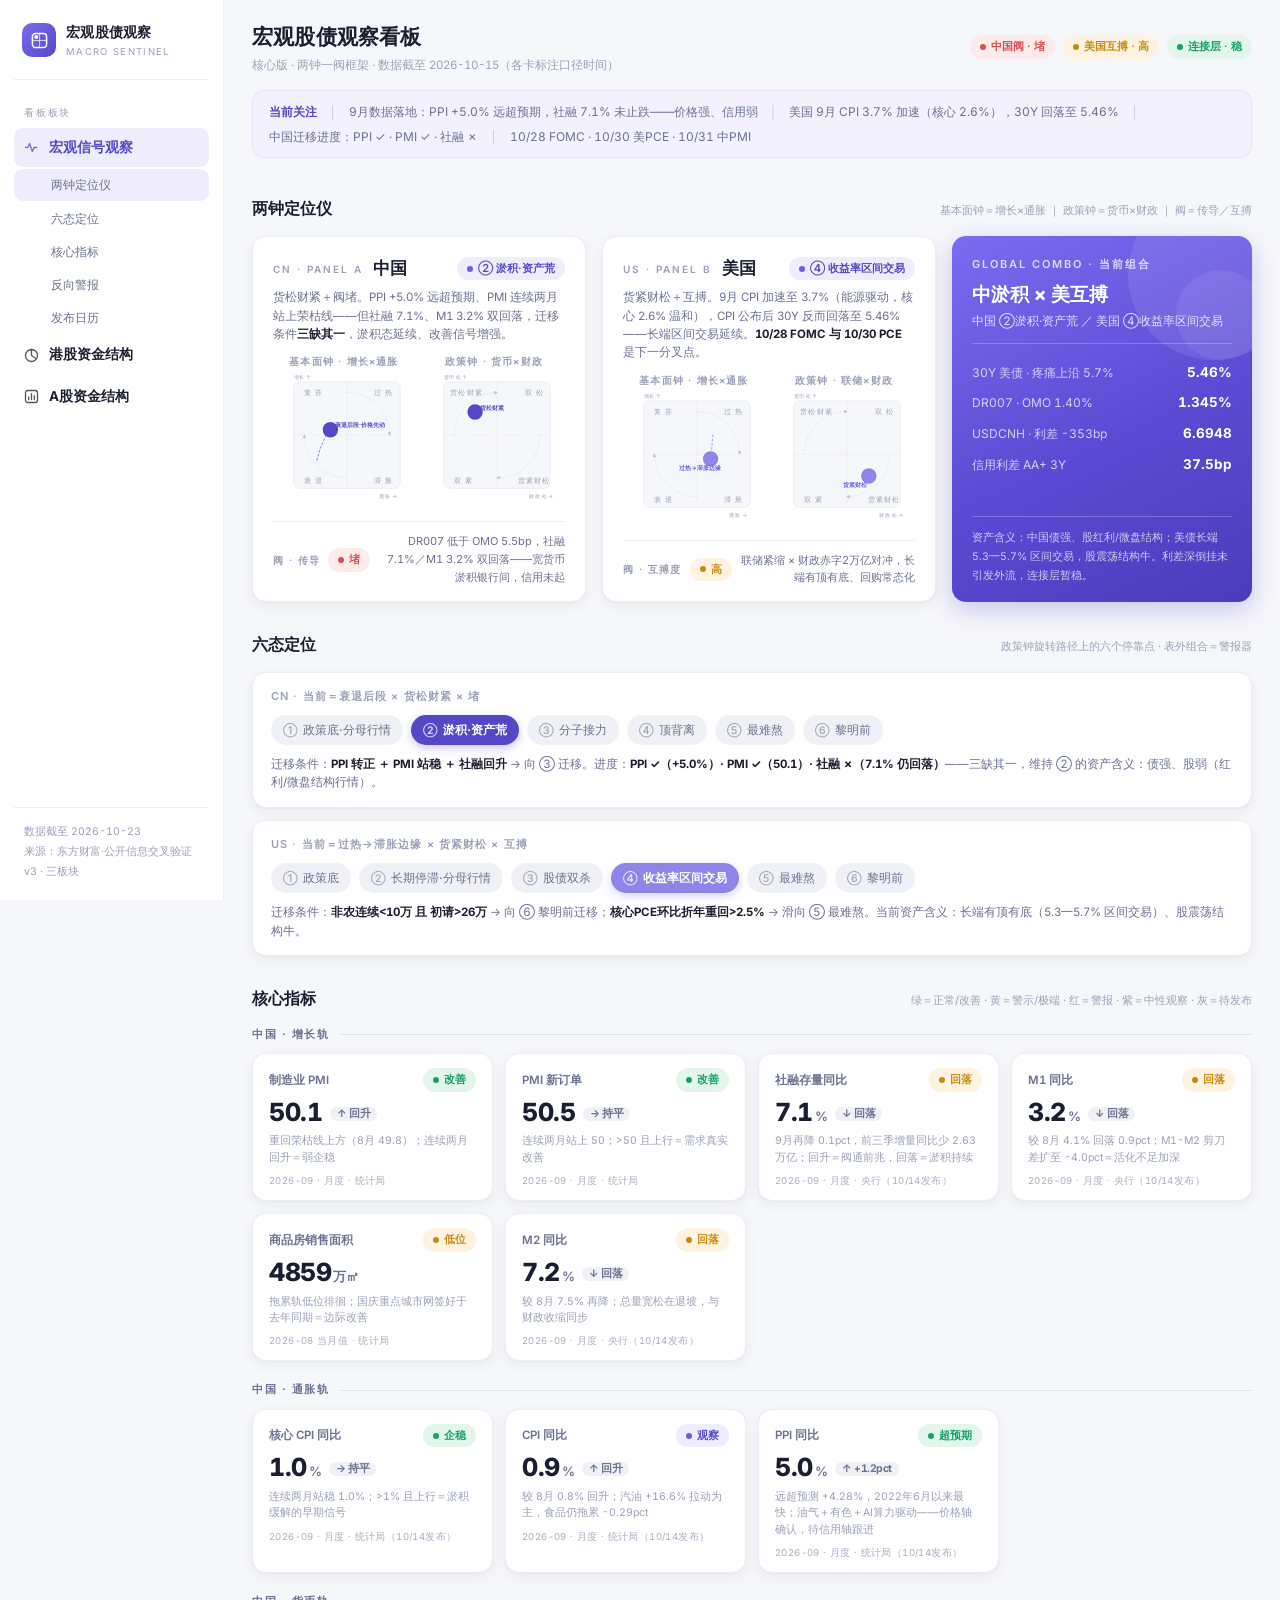
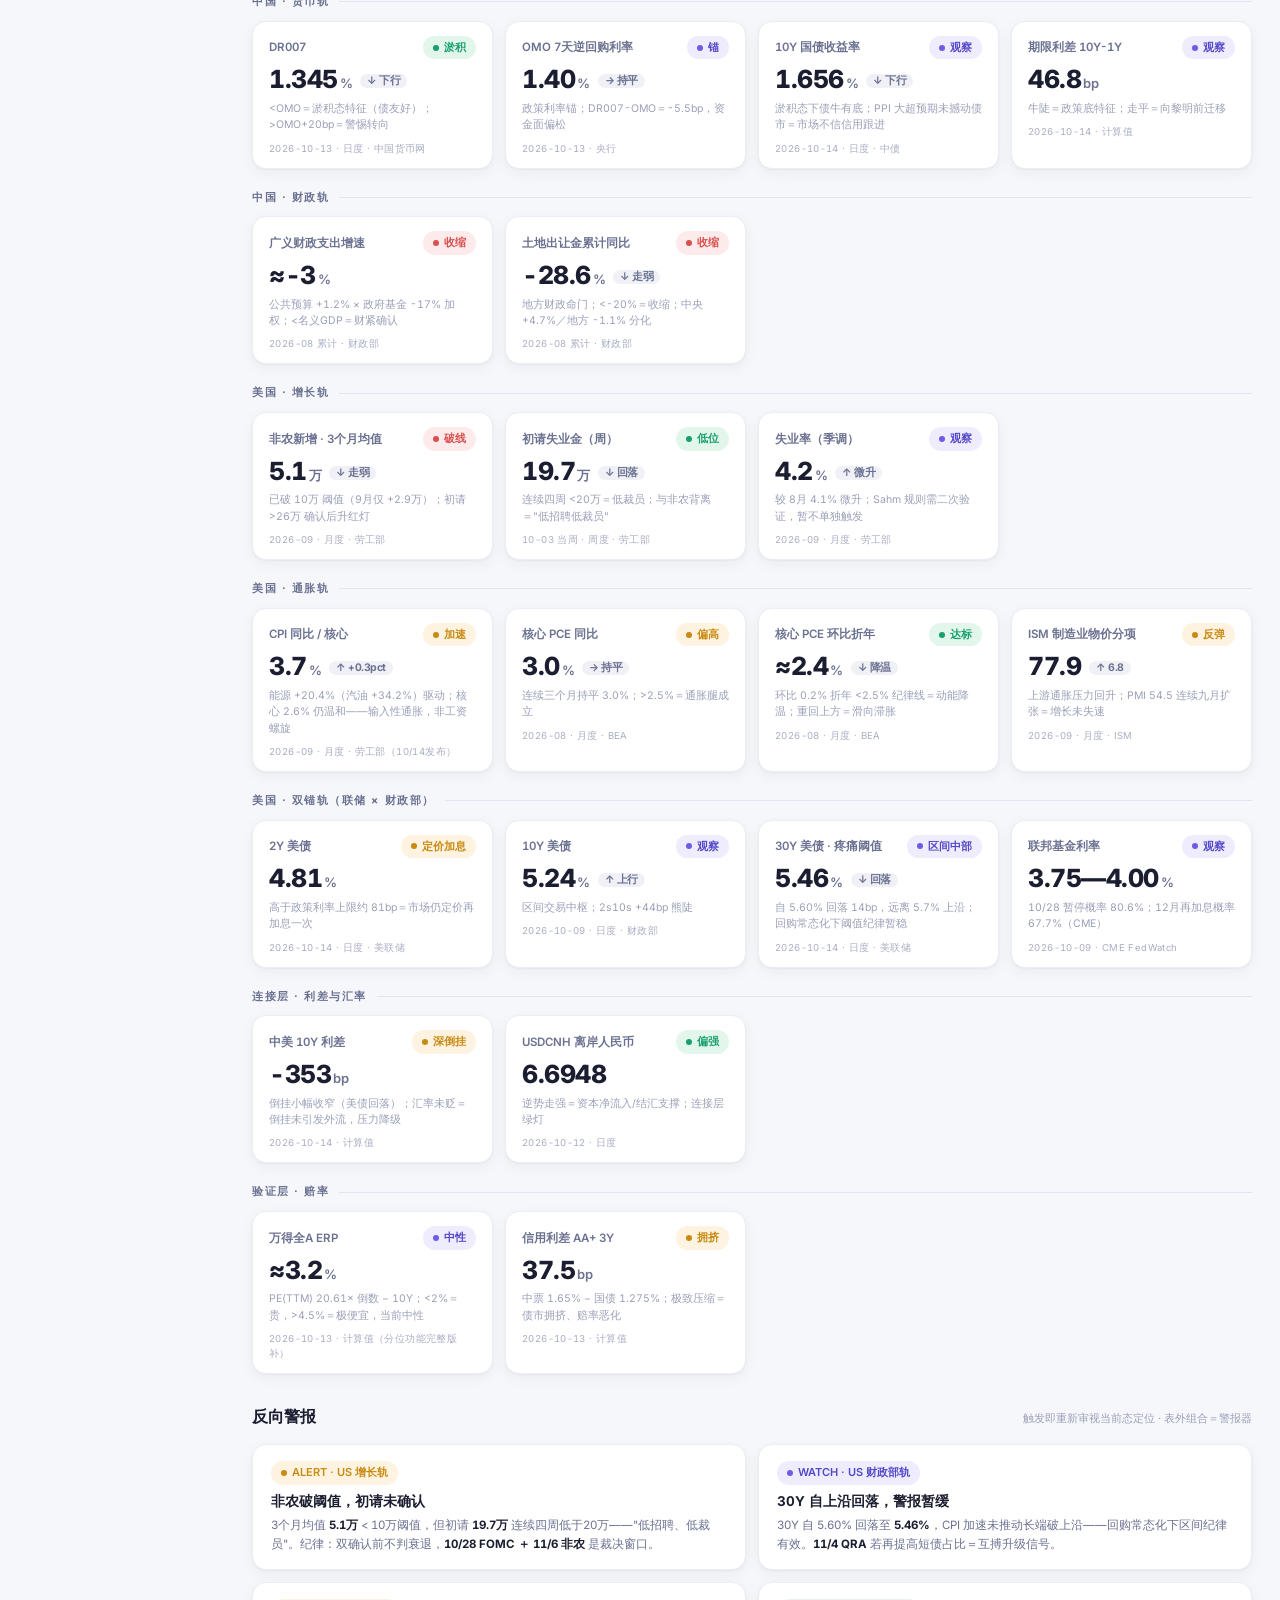
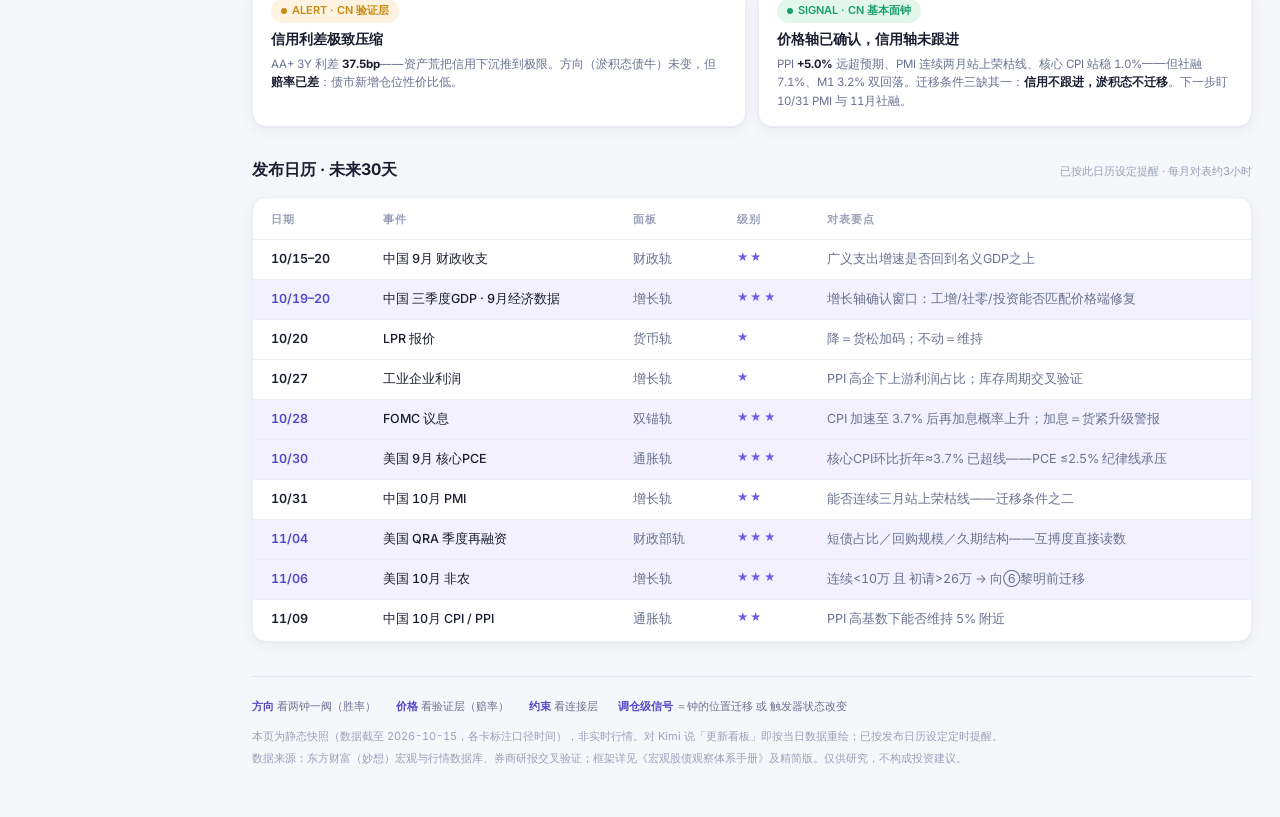
<file: site/index.html>
<!DOCTYPE html>
<html lang="zh-CN">
<head>
<meta charset="UTF-8">
<meta name="viewport" content="width=device-width, initial-scale=1.0">
<title>宏观股债观察看板 · 核心版</title>
<link rel="preconnect" href="https://fonts.googleapis.com">
<link rel="preconnect" href="https://fonts.gstatic.com" crossorigin>
<link href="https://fonts.googleapis.com/css2?family=Inter:wght@400;500;600;700;800&display=swap" rel="stylesheet">
<link rel="stylesheet" href="assets/base.css">
</head>
<body>
<!-- ============ sidebar ============ -->
<aside class="sidebar" id="sidebar"></aside>

<div class="main">
<!-- ============ topbar ============ -->
<header class="topbar">
  <div>
    <h1>宏观股债观察看板</h1>
    <div class="tb-sub">核心版 · 两钟一阀框架 · 数据截至 2026-10-15（各卡标注口径时间）</div>
  </div>
  <div class="tb-pills">
    <span class="pill r"><i></i>中国阀 · 堵</span>
    <span class="pill a"><i></i>美国互搏 · 高</span>
    <span class="pill g"><i></i>连接层 · 稳</span>
  </div>
</header>

<!-- ============ focus bar ============ -->
<div class="focusbar">
  <span class="fb-item"><b>当前关注</b></span><span class="fb-sep">│</span>
  <span class="fb-item">9月数据落地：PPI +5.0% 远超预期，社融 7.1% 未止跌——价格强、信用弱</span><span class="fb-sep">│</span>
  <span class="fb-item">美国 9月 CPI 3.7% 加速（核心 2.6%），30Y 回落至 5.46%</span><span class="fb-sep">│</span>
  <span class="fb-item">中国迁移进度：PPI ✓ · PMI ✓ · 社融 ✗</span><span class="fb-sep">│</span>
  <span class="fb-item">10/28 FOMC · 10/30 美PCE · 10/31 中PMI</span>
</div>

<main class="wrap">

<!-- ============ 01 两钟定位仪 ============ -->
<section id="clocks">
  <div class="sec-head">
    <h2>两钟定位仪</h2>
    <span class="hint">基本面钟＝增长×通胀 ｜ 政策钟＝货币×财政 ｜ 阀＝传导／互搏</span>
  </div>
  <div class="hero">

    <!-- 中国 -->
    <div class="card country">
      <div class="c-head">
        <span class="flag">CN · PANEL A</span>
        <h3>中国</h3>
        <span class="state pill v"><i></i>② 淤积·资产荒</span>
      </div>
      <div class="c-sub">货松财紧＋阀堵。PPI +5.0% 远超预期、PMI 连续两月站上荣枯线——但社融 7.1%、M1 3.2% 双回落，迁移条件<b>三缺其一</b>，淤积态延续、改善信号增强。</div>
      <div class="clock-pair">
        <div class="clock-box">
          <div class="cb-title">基本面钟 · 增长×通胀</div>
          <svg class="quad" viewBox="0 0 240 230">
            <rect class="q-frame" x="35" y="15" width="180" height="180" rx="10"/>
            <line class="q-mid" x1="125" y1="15" x2="125" y2="195"/>
            <line class="q-mid" x1="35" y1="105" x2="215" y2="105"/>
            <text class="q-label" x="52" y="38">复 苏</text>
            <text class="q-label" x="170" y="38">过 热</text>
            <text class="q-label" x="170" y="186">滞 胀</text>
            <text class="q-label" x="52" y="186">衰 退</text>
            <text class="q-axis" x="35" y="10">增长 ↑</text>
            <text class="q-axis" x="180" y="212">通胀 →</text>
            <path class="q-rot" d="M125,33 A72,72 0 0 1 197,105" marker-end="url(#arw-d)"/>
            <path class="q-rot" d="M125,177 A72,72 0 0 1 53,105" marker-end="url(#arw-d)"/>
            <path class="q-move" d="M74,148 Q82,116 94,100" stroke="#5548c8" marker-end="url(#arw-c)"/>
            <circle class="q-halo" cx="97" cy="96" r="13" fill="#5548c8"/>
            <circle cx="97" cy="96" r="4.5" fill="#5548c8"/>
            <text class="q-cur" x="105" y="92" fill="#5548c8">衰退后段·价格先动</text>
          </svg>
        </div>
        <div class="clock-box">
          <div class="cb-title">政策钟 · 货币×财政</div>
          <svg class="quad" viewBox="0 0 240 230">
            <rect class="q-frame" x="35" y="15" width="180" height="180" rx="10"/>
            <line class="q-mid" x1="125" y1="15" x2="125" y2="195"/>
            <line class="q-mid" x1="35" y1="105" x2="215" y2="105"/>
            <text class="q-label" x="46" y="38">货松财紧</text>
            <text class="q-label" x="172" y="38">双 松</text>
            <text class="q-label" x="160" y="186">货紧财松</text>
            <text class="q-label" x="52" y="186">双 紧</text>
            <text class="q-axis" x="35" y="10">货币 松↑</text>
            <text class="q-axis" x="180" y="212">财政 松→</text>
            <path class="q-rot" d="M197,105 A72,72 0 0 1 125,177" marker-end="url(#arw-d)"/>
            <path class="q-rot" d="M53,105 A72,72 0 0 1 125,33" marker-end="url(#arw-d)"/>
            <circle class="q-halo" cx="88" cy="66" r="13" fill="#5548c8"/>
            <circle cx="88" cy="66" r="4.5" fill="#5548c8"/>
            <text class="q-cur" x="96" y="62" fill="#5548c8">货松财紧</text>
          </svg>
        </div>
      </div>
      <div class="valve">
        <span class="v-label">阀 · 传导</span>
        <span class="pill r"><i></i>堵</span>
        <span class="v-note">DR007 低于 OMO 5.5bp，社融 7.1%／M1 3.2% 双回落——宽货币淤积银行间，信用未起</span>
      </div>
    </div>

    <!-- 美国 -->
    <div class="card country">
      <div class="c-head">
        <span class="flag">US · PANEL B</span>
        <h3>美国</h3>
        <span class="state pill v"><i></i>④ 收益率区间交易</span>
      </div>
      <div class="c-sub">货紧财松＋互搏。9月 CPI 加速至 3.7%（能源驱动，核心 2.6% 温和），CPI 公布后 30Y 反而回落至 5.46%——长端区间交易延续。<b>10/28 FOMC 与 10/30 PCE</b> 是下一分叉点。</div>
      <div class="clock-pair">
        <div class="clock-box">
          <div class="cb-title">基本面钟 · 增长×通胀</div>
          <svg class="quad" viewBox="0 0 240 230">
            <rect class="q-frame" x="35" y="15" width="180" height="180" rx="10"/>
            <line class="q-mid" x1="125" y1="15" x2="125" y2="195"/>
            <line class="q-mid" x1="35" y1="105" x2="215" y2="105"/>
            <text class="q-label" x="52" y="38">复 苏</text>
            <text class="q-label" x="170" y="38">过 热</text>
            <text class="q-label" x="170" y="186">滞 胀</text>
            <text class="q-label" x="52" y="186">衰 退</text>
            <text class="q-axis" x="35" y="10">增长 ↑</text>
            <text class="q-axis" x="180" y="212">通胀 →</text>
            <path class="q-rot" d="M125,33 A72,72 0 0 1 197,105" marker-end="url(#arw-d)"/>
            <path class="q-rot" d="M125,177 A72,72 0 0 1 53,105" marker-end="url(#arw-d)"/>
            <path class="q-move" d="M152,72 Q150,92 149,110" stroke="#8f84e8" marker-end="url(#arw-l)"/>
            <circle class="q-halo" cx="148" cy="113" r="13" fill="#8f84e8"/>
            <circle cx="148" cy="113" r="4.5" fill="#8f84e8"/>
            <text class="q-cur" x="94" y="132" fill="#6c5ce7">过热→滞胀边缘</text>
          </svg>
        </div>
        <div class="clock-box">
          <div class="cb-title">政策钟 · 联储×财政</div>
          <svg class="quad" viewBox="0 0 240 230">
            <rect class="q-frame" x="35" y="15" width="180" height="180" rx="10"/>
            <line class="q-mid" x1="125" y1="15" x2="125" y2="195"/>
            <line class="q-mid" x1="35" y1="105" x2="215" y2="105"/>
            <text class="q-label" x="46" y="38">货松财紧</text>
            <text class="q-label" x="172" y="38">双 松</text>
            <text class="q-label" x="160" y="186">货紧财松</text>
            <text class="q-label" x="52" y="186">双 紧</text>
            <text class="q-axis" x="35" y="10">货币 松↑</text>
            <text class="q-axis" x="180" y="212">财政 松→</text>
            <path class="q-rot" d="M197,105 A72,72 0 0 1 125,177" marker-end="url(#arw-d)"/>
            <path class="q-rot" d="M53,105 A72,72 0 0 1 125,33" marker-end="url(#arw-d)"/>
            <circle class="q-halo" cx="162" cy="142" r="13" fill="#8f84e8"/>
            <circle cx="162" cy="142" r="4.5" fill="#8f84e8"/>
            <text class="q-cur" x="118" y="160" fill="#6c5ce7">货紧财松</text>
          </svg>
        </div>
      </div>
      <div class="valve">
        <span class="v-label">阀 · 互搏度</span>
        <span class="pill a"><i></i>高</span>
        <span class="v-note">联储紧缩 × 财政赤字2万亿对冲，长端有顶有底、回购常态化</span>
      </div>
    </div>

    <!-- 渐变摘要卡 -->
    <div class="gcard">
      <div class="g-title">GLOBAL COMBO · 当前组合</div>
      <div class="g-big">中淤积 × 美互搏</div>
      <div class="g-sub">中国 ②淤积·资产荒 ／ 美国 ④收益率区间交易</div>
      <div class="g-div"></div>
      <div class="g-row"><span class="k">30Y 美债 · 疼痛上沿 5.7%</span><span class="v">5.46%</span></div>
      <div class="g-row"><span class="k">DR007 · OMO 1.40%</span><span class="v">1.345%</span></div>
      <div class="g-row"><span class="k">USDCNH · 利差 -353bp</span><span class="v">6.6948</span></div>
      <div class="g-row"><span class="k">信用利差 AA+ 3Y</span><span class="v">37.5bp</span></div>
      <div class="g-foot">资产含义：中国债强、股红利/微盘结构；美债长端 5.3—5.7% 区间交易，股震荡结构牛。利差深倒挂未引发外流，连接层暂稳。</div>
    </div>

  </div>
</section>

<svg width="0" height="0" style="position:absolute">
  <defs>
    <marker id="arw-d" viewBox="0 0 10 10" refX="8" refY="5" markerWidth="6" markerHeight="6" orient="auto-start-reverse">
      <path d="M0,0 L10,5 L0,10 z" fill="#b9bed4"/>
    </marker>
    <marker id="arw-c" viewBox="0 0 10 10" refX="8" refY="5" markerWidth="6" markerHeight="6" orient="auto-start-reverse">
      <path d="M0,0 L10,5 L0,10 z" fill="#5548c8"/>
    </marker>
    <marker id="arw-l" viewBox="0 0 10 10" refX="8" refY="5" markerWidth="6" markerHeight="6" orient="auto-start-reverse">
      <path d="M0,0 L10,5 L0,10 z" fill="#8f84e8"/>
    </marker>
  </defs>
</svg>
<!-- ============ 02 六态定位 ============ -->
<section id="states">
  <div class="sec-head">
    <h2>六态定位</h2>
    <span class="hint">政策钟旋转路径上的六个停靠点 · 表外组合＝警报器</span>
  </div>
  <div class="states-rows">
    <div class="card state-row">
      <div class="sr-title">CN · 当前＝衰退后段 × 货松财紧 × 堵</div>
      <div class="chips">
        <span class="chip"><span class="n">①</span>政策底·分母行情</span>
        <span class="chip on"><span class="n">②</span>淤积·资产荒</span>
        <span class="chip"><span class="n">③</span>分子接力</span>
        <span class="chip"><span class="n">④</span>顶背离</span>
        <span class="chip"><span class="n">⑤</span>最难熬</span>
        <span class="chip"><span class="n">⑥</span>黎明前</span>
      </div>
      <div class="sr-note">迁移条件：<b>PPI 转正 ＋ PMI 站稳 ＋ 社融回升</b> → 向 ③ 迁移。进度：<b>PPI ✓（+5.0%）· PMI ✓（50.1）· 社融 ✗（7.1% 仍回落）</b>——三缺其一，维持 ② 的资产含义：债强、股弱（红利/微盘结构行情）。</div>
    </div>
    <div class="card state-row">
      <div class="sr-title">US · 当前＝过热→滞胀边缘 × 货紧财松 × 互搏</div>
      <div class="chips">
        <span class="chip"><span class="n">①</span>政策底</span>
        <span class="chip"><span class="n">②</span>长期停滞·分母行情</span>
        <span class="chip"><span class="n">③</span>股债双杀</span>
        <span class="chip on us"><span class="n">④</span>收益率区间交易</span>
        <span class="chip"><span class="n">⑤</span>最难熬</span>
        <span class="chip"><span class="n">⑥</span>黎明前</span>
      </div>
      <div class="sr-note">迁移条件：<b>非农连续&lt;10万 且 初请&gt;26万</b> → 向 ⑥ 黎明前迁移；<b>核心PCE环比折年重回&gt;2.5%</b> → 滑向 ⑤ 最难熬。当前资产含义：长端有顶有底（5.3—5.7% 区间交易）、股震荡结构牛。</div>
    </div>
  </div>
</section>

<!-- ============ 03 核心指标 ============ -->
<section id="metrics">
  <div class="sec-head">
    <h2>核心指标</h2>
    <span class="hint">绿＝正常/改善 · 黄＝警示/极端 · 红＝警报 · 紫＝中性观察 · 灰＝待发布</span>
  </div>

  <div class="group">
    <div class="group-title">中国 · 增长轨</div>
    <div class="cards">
      <div class="card ic"><div class="c-top"><span class="c-name">制造业 PMI</span><span class="c-pill pill g"><i></i>改善</span></div><div class="c-val">50.1<span class="c-delta">↑ 回升</span></div><div class="c-rule">重回荣枯线上方（8月 49.8）；连续两月回升＝弱企稳</div><div class="c-ts">2026-09 · 月度 · 统计局</div></div>
      <div class="card ic"><div class="c-top"><span class="c-name">PMI 新订单</span><span class="c-pill pill g"><i></i>改善</span></div><div class="c-val">50.5<span class="c-delta">→ 持平</span></div><div class="c-rule">连续两月站上 50；&gt;50 且上行＝需求真实改善</div><div class="c-ts">2026-09 · 月度 · 统计局</div></div>
      <div class="card ic"><div class="c-top"><span class="c-name">社融存量同比</span><span class="c-pill pill a"><i></i>回落</span></div><div class="c-val">7.1<small>%</small><span class="c-delta">↓ 回落</span></div><div class="c-rule">9月再降 0.1pct，前三季增量同比少 2.63万亿；回升＝阀通前兆，回落＝淤积持续</div><div class="c-ts">2026-09 · 月度 · 央行（10/14发布）</div></div>
      <div class="card ic"><div class="c-top"><span class="c-name">M1 同比</span><span class="c-pill pill a"><i></i>回落</span></div><div class="c-val">3.2<small>%</small><span class="c-delta">↓ 回落</span></div><div class="c-rule">较 8月 4.1% 回落 0.9pct；M1-M2 剪刀差扩至 -4.0pct＝活化不足加深</div><div class="c-ts">2026-09 · 月度 · 央行（10/14发布）</div></div>
      <div class="card ic"><div class="c-top"><span class="c-name">商品房销售面积</span><span class="c-pill pill a"><i></i>低位</span></div><div class="c-val">4859<small>万㎡</small></div><div class="c-rule">拖累轨低位徘徊；国庆重点城市网签好于去年同期＝边际改善</div><div class="c-ts">2026-08 当月值 · 统计局</div></div>
      <div class="card ic"><div class="c-top"><span class="c-name">M2 同比</span><span class="c-pill pill a"><i></i>回落</span></div><div class="c-val">7.2<small>%</small><span class="c-delta">↓ 回落</span></div><div class="c-rule">较 8月 7.5% 再降；总量宽松在退坡，与财政收缩同步</div><div class="c-ts">2026-09 · 月度 · 央行（10/14发布）</div></div>
    </div>
  </div>

  <div class="group">
    <div class="group-title">中国 · 通胀轨</div>
    <div class="cards">
      <div class="card ic"><div class="c-top"><span class="c-name">核心 CPI 同比</span><span class="c-pill pill g"><i></i>企稳</span></div><div class="c-val">1.0<small>%</small><span class="c-delta">→ 持平</span></div><div class="c-rule">连续两月站稳 1.0%；&gt;1% 且上行＝淤积缓解的早期信号</div><div class="c-ts">2026-09 · 月度 · 统计局（10/14发布）</div></div>
      <div class="card ic"><div class="c-top"><span class="c-name">CPI 同比</span><span class="c-pill pill v"><i></i>观察</span></div><div class="c-val">0.9<small>%</small><span class="c-delta">↑ 回升</span></div><div class="c-rule">较 8月 0.8% 回升；汽油 +16.6% 拉动为主，食品仍拖累 -0.29pct</div><div class="c-ts">2026-09 · 月度 · 统计局（10/14发布）</div></div>
      <div class="card ic"><div class="c-top"><span class="c-name">PPI 同比</span><span class="c-pill pill g"><i></i>超预期</span></div><div class="c-val">5.0<small>%</small><span class="c-delta">↑ +1.2pct</span></div><div class="c-rule">远超预测 +4.28%，2022年6月以来最快；油气＋有色＋AI算力驱动——价格轴确认，待信用轴跟进</div><div class="c-ts">2026-09 · 月度 · 统计局（10/14发布）</div></div>
    </div>
  </div>

  <div class="group">
    <div class="group-title">中国 · 货币轨</div>
    <div class="cards">
      <div class="card ic"><div class="c-top"><span class="c-name">DR007</span><span class="c-pill pill g"><i></i>淤积</span></div><div class="c-val">1.345<small>%</small><span class="c-delta">↓ 下行</span></div><div class="c-rule">&lt;OMO＝淤积态特征（债友好）；&gt;OMO+20bp＝警惕转向</div><div class="c-ts">2026-10-13 · 日度 · 中国货币网</div></div>
      <div class="card ic"><div class="c-top"><span class="c-name">OMO 7天逆回购利率</span><span class="c-pill pill v"><i></i>锚</span></div><div class="c-val">1.40<small>%</small><span class="c-delta">→ 持平</span></div><div class="c-rule">政策利率锚；DR007-OMO＝-5.5bp，资金面偏松</div><div class="c-ts">2026-10-13 · 央行</div></div>
      <div class="card ic"><div class="c-top"><span class="c-name">10Y 国债收益率</span><span class="c-pill pill v"><i></i>观察</span></div><div class="c-val">1.656<small>%</small><span class="c-delta">↓ 下行</span></div><div class="c-rule">淤积态下债牛有底；PPI 大超预期未撼动债市＝市场不信信用跟进</div><div class="c-ts">2026-10-14 · 日度 · 中债</div></div>
      <div class="card ic"><div class="c-top"><span class="c-name">期限利差 10Y-1Y</span><span class="c-pill pill v"><i></i>观察</span></div><div class="c-val">46.8<small>bp</small></div><div class="c-rule">牛陡＝政策底特征；走平＝向黎明前迁移</div><div class="c-ts">2026-10-14 · 计算值</div></div>
    </div>
  </div>

  <div class="group">
    <div class="group-title">中国 · 财政轨</div>
    <div class="cards">
      <div class="card ic"><div class="c-top"><span class="c-name">广义财政支出增速</span><span class="c-pill pill r"><i></i>收缩</span></div><div class="c-val">≈-3<small>%</small></div><div class="c-rule">公共预算 +1.2% × 政府基金 -17% 加权；&lt;名义GDP＝财紧确认</div><div class="c-ts">2026-08 累计 · 财政部</div></div>
      <div class="card ic"><div class="c-top"><span class="c-name">土地出让金累计同比</span><span class="c-pill pill r"><i></i>收缩</span></div><div class="c-val">-28.6<small>%</small><span class="c-delta">↓ 走弱</span></div><div class="c-rule">地方财政命门；&lt;-20%＝收缩；中央 +4.7%／地方 -1.1% 分化</div><div class="c-ts">2026-08 累计 · 财政部</div></div>
    </div>
  </div>

  <div class="group">
    <div class="group-title">美国 · 增长轨</div>
    <div class="cards">
      <div class="card ic"><div class="c-top"><span class="c-name">非农新增 · 3个月均值</span><span class="c-pill pill r"><i></i>破线</span></div><div class="c-val">5.1<small>万</small><span class="c-delta">↓ 走弱</span></div><div class="c-rule">已破 10万 阈值（9月仅 +2.9万）；初请&gt;26万 确认后升红灯</div><div class="c-ts">2026-09 · 月度 · 劳工部</div></div>
      <div class="card ic"><div class="c-top"><span class="c-name">初请失业金（周）</span><span class="c-pill pill g"><i></i>低位</span></div><div class="c-val">19.7<small>万</small><span class="c-delta">↓ 回落</span></div><div class="c-rule">连续四周 &lt;20万＝低裁员；与非农背离＝"低招聘低裁员"</div><div class="c-ts">10-03 当周 · 周度 · 劳工部</div></div>
      <div class="card ic"><div class="c-top"><span class="c-name">失业率（季调）</span><span class="c-pill pill v"><i></i>观察</span></div><div class="c-val">4.2<small>%</small><span class="c-delta">↑ 微升</span></div><div class="c-rule">较 8月 4.1% 微升；Sahm 规则需二次验证，暂不单独触发</div><div class="c-ts">2026-09 · 月度 · 劳工部</div></div>
    </div>
  </div>

  <div class="group">
    <div class="group-title">美国 · 通胀轨</div>
    <div class="cards">
      <div class="card ic"><div class="c-top"><span class="c-name">CPI 同比 / 核心</span><span class="c-pill pill a"><i></i>加速</span></div><div class="c-val">3.7<small>%</small><span class="c-delta">↑ +0.3pct</span></div><div class="c-rule">能源 +20.4%（汽油 +34.2%）驱动；核心 2.6% 仍温和——输入性通胀，非工资螺旋</div><div class="c-ts">2026-09 · 月度 · 劳工部（10/14发布）</div></div>
      <div class="card ic"><div class="c-top"><span class="c-name">核心 PCE 同比</span><span class="c-pill pill a"><i></i>偏高</span></div><div class="c-val">3.0<small>%</small><span class="c-delta">→ 持平</span></div><div class="c-rule">连续三个月持平 3.0%；&gt;2.5%＝通胀腿成立</div><div class="c-ts">2026-08 · 月度 · BEA</div></div>
      <div class="card ic"><div class="c-top"><span class="c-name">核心 PCE 环比折年</span><span class="c-pill pill g"><i></i>达标</span></div><div class="c-val">≈2.4<small>%</small><span class="c-delta">↓ 降温</span></div><div class="c-rule">环比 0.2% 折年 &lt;2.5% 纪律线＝动能降温；重回上方＝滑向滞胀</div><div class="c-ts">2026-08 · 月度 · BEA</div></div>
      <div class="card ic"><div class="c-top"><span class="c-name">ISM 制造业物价分项</span><span class="c-pill pill a"><i></i>反弹</span></div><div class="c-val">77.9<span class="c-delta">↑ 6.8</span></div><div class="c-rule">上游通胀压力回升；PMI 54.5 连续九月扩张＝增长未失速</div><div class="c-ts">2026-09 · 月度 · ISM</div></div>
    </div>
  </div>

  <div class="group">
    <div class="group-title">美国 · 双锚轨（联储 × 财政部）</div>
    <div class="cards">
      <div class="card ic"><div class="c-top"><span class="c-name">2Y 美债</span><span class="c-pill pill a"><i></i>定价加息</span></div><div class="c-val">4.81<small>%</small></div><div class="c-rule">高于政策利率上限约 81bp＝市场仍定价再加息一次</div><div class="c-ts">2026-10-14 · 日度 · 美联储</div></div>
      <div class="card ic"><div class="c-top"><span class="c-name">10Y 美债</span><span class="c-pill pill v"><i></i>观察</span></div><div class="c-val">5.24<small>%</small><span class="c-delta">↑ 上行</span></div><div class="c-rule">区间交易中枢；2s10s +44bp 熊陡</div><div class="c-ts">2026-10-09 · 日度 · 财政部</div></div>
      <div class="card ic"><div class="c-top"><span class="c-name">30Y 美债 · 疼痛阈值</span><span class="c-pill pill v"><i></i>区间中部</span></div><div class="c-val">5.46<small>%</small><span class="c-delta">↓ 回落</span></div><div class="c-rule">自 5.60% 回落 14bp，远离 5.7% 上沿；回购常态化下阈值纪律暂稳</div><div class="c-ts">2026-10-14 · 日度 · 美联储</div></div>
      <div class="card ic"><div class="c-top"><span class="c-name">联邦基金利率</span><span class="c-pill pill v"><i></i>观察</span></div><div class="c-val">3.75—4.00<small>%</small></div><div class="c-rule">10/28 暂停概率 80.6%；12月再加息概率 67.7%（CME）</div><div class="c-ts">2026-10-09 · CME FedWatch</div></div>
    </div>
  </div>

  <div class="group">
    <div class="group-title">连接层 · 利差与汇率</div>
    <div class="cards">
      <div class="card ic"><div class="c-top"><span class="c-name">中美 10Y 利差</span><span class="c-pill pill a"><i></i>深倒挂</span></div><div class="c-val">-353<small>bp</small></div><div class="c-rule">倒挂小幅收窄（美债回落）；汇率未贬＝倒挂未引发外流，压力降级</div><div class="c-ts">2026-10-14 · 计算值</div></div>
      <div class="card ic"><div class="c-top"><span class="c-name">USDCNH 离岸人民币</span><span class="c-pill pill g"><i></i>偏强</span></div><div class="c-val">6.6948</div><div class="c-rule">逆势走强＝资本净流入/结汇支撑；连接层绿灯</div><div class="c-ts">2026-10-12 · 日度</div></div>
    </div>
  </div>

  <div class="group">
    <div class="group-title">验证层 · 赔率</div>
    <div class="cards">
      <div class="card ic"><div class="c-top"><span class="c-name">万得全A ERP</span><span class="c-pill pill v"><i></i>中性</span></div><div class="c-val">≈3.2<small>%</small></div><div class="c-rule">PE(TTM) 20.61× 倒数 − 10Y；&lt;2%＝贵，&gt;4.5%＝极便宜，当前中性</div><div class="c-ts">2026-10-13 · 计算值（分位功能完整版补）</div></div>
      <div class="card ic"><div class="c-top"><span class="c-name">信用利差 AA+ 3Y</span><span class="c-pill pill a"><i></i>拥挤</span></div><div class="c-val">37.5<small>bp</small></div><div class="c-rule">中票 1.65% − 国债 1.275%；极致压缩＝债市拥挤、赔率恶化</div><div class="c-ts">2026-10-13 · 计算值</div></div>
    </div>
  </div>
</section>
<!-- ============ 04 反向警报 ============ -->
<section id="alerts">
  <div class="sec-head">
    <h2>反向警报</h2>
    <span class="hint">触发即重新审视当前态定位 · 表外组合＝警报器</span>
  </div>
  <div class="alerts">
    <div class="card alert">
      <div class="a-tag"><span class="pill a"><i></i>ALERT · US 增长轨</span></div>
      <div class="a-title">非农破阈值，初请未确认</div>
      <div class="a-body">3个月均值 <b>5.1万</b> &lt; 10万阈值，但初请 <b>19.7万</b> 连续四周低于20万——"低招聘、低裁员"。纪律：双确认前不判衰退，<b>10/28 FOMC ＋ 11/6 非农</b> 是裁决窗口。</div>
    </div>
    <div class="card alert">
      <div class="a-tag"><span class="pill v"><i></i>WATCH · US 财政部轨</span></div>
      <div class="a-title">30Y 自上沿回落，警报暂缓</div>
      <div class="a-body">30Y 自 5.60% 回落至 <b>5.46%</b>，CPI 加速未推动长端破上沿——回购常态化下区间纪律有效。<b>11/4 QRA</b> 若再提高短债占比＝互搏升级信号。</div>
    </div>
    <div class="card alert">
      <div class="a-tag"><span class="pill a"><i></i>ALERT · CN 验证层</span></div>
      <div class="a-title">信用利差极致压缩</div>
      <div class="a-body">AA+ 3Y 利差 <b>37.5bp</b>——资产荒把信用下沉推到极限。方向（淤积态债牛）未变，但<b>赔率已差</b>：债市新增仓位性价比低。</div>
    </div>
    <div class="card alert">
      <div class="a-tag"><span class="pill g"><i></i>SIGNAL · CN 基本面钟</span></div>
      <div class="a-title">价格轴已确认，信用轴未跟进</div>
      <div class="a-body">PPI <b>+5.0%</b> 远超预期、PMI 连续两月站上荣枯线、核心 CPI 站稳 1.0%——但社融 7.1%、M1 3.2% 双回落。迁移条件三缺其一：<b>信用不跟进，淤积态不迁移</b>。下一步盯 10/31 PMI 与 11月社融。</div>
    </div>
  </div>
</section>

<!-- ============ 05 发布日历 ============ -->
<section id="calendar">
  <div class="sec-head">
    <h2>发布日历 · 未来30天</h2>
    <span class="hint">已按此日历设定提醒 · 每月对表约3小时</span>
  </div>
  <div class="card calcard">
    <table class="cal">
      <thead><tr><th>日期</th><th>事件</th><th>面板</th><th>级别</th><th class="col-note">对表要点</th></tr></thead>
      <tbody>
        <tr><td class="d">10/15–20</td><td class="evt">中国 9月 财政收支</td><td>财政轨</td><td class="star">★★</td><td class="col-note">广义支出增速是否回到名义GDP之上</td></tr>
        <tr class="hot"><td class="d">10/19–20</td><td class="evt">中国 三季度GDP · 9月经济数据</td><td>增长轨</td><td class="star">★★★</td><td class="col-note">增长轴确认窗口：工增/社零/投资能否匹配价格端修复</td></tr>
        <tr><td class="d">10/20</td><td class="evt">LPR 报价</td><td>货币轨</td><td class="star">★</td><td class="col-note">降＝货松加码；不动＝维持</td></tr>
        <tr><td class="d">10/27</td><td class="evt">工业企业利润</td><td>增长轨</td><td class="star">★</td><td class="col-note">PPI 高企下上游利润占比；库存周期交叉验证</td></tr>
        <tr class="hot"><td class="d">10/28</td><td class="evt">FOMC 议息</td><td>双锚轨</td><td class="star">★★★</td><td class="col-note">CPI 加速至 3.7% 后再加息概率上升；加息＝货紧升级警报</td></tr>
        <tr class="hot"><td class="d">10/30</td><td class="evt">美国 9月 核心PCE</td><td>通胀轨</td><td class="star">★★★</td><td class="col-note">核心CPI环比折年≈3.7% 已超线——PCE ≤2.5% 纪律线承压</td></tr>
        <tr><td class="d">10/31</td><td class="evt">中国 10月 PMI</td><td>增长轨</td><td class="star">★★</td><td class="col-note">能否连续三月站上荣枯线——迁移条件之二</td></tr>
        <tr class="hot"><td class="d">11/04</td><td class="evt">美国 QRA 季度再融资</td><td>财政部轨</td><td class="star">★★★</td><td class="col-note">短债占比／回购规模／久期结构——互搏度直接读数</td></tr>
        <tr class="hot"><td class="d">11/06</td><td class="evt">美国 10月 非农</td><td>增长轨</td><td class="star">★★★</td><td class="col-note">连续&lt;10万 且 初请&gt;26万 → 向⑥黎明前迁移</td></tr>
        <tr><td class="d">11/09</td><td class="evt">中国 10月 CPI / PPI</td><td>通胀轨</td><td class="star">★★</td><td class="col-note">PPI 高基数下能否维持 5% 附近</td></tr>
      </tbody>
    </table>
  </div>
</section>

<!-- ============ footer ============ -->
<footer class="foot">
  <div class="rules">
    <span><b>方向</b> 看两钟一阀（胜率）</span>
    <span><b>价格</b> 看验证层（赔率）</span>
    <span><b>约束</b> 看连接层</span>
    <span><b>调仓级信号</b> ＝钟的位置迁移 或 触发器状态改变</span>
  </div>
  <div>本页为静态快照（数据截至 2026-10-15，各卡标注口径时间），非实时行情。对 Kimi 说「更新看板」即按当日数据重绘；已按发布日历设定定时提醒。</div>
  <div>数据来源：东方财富（妙想）宏观与行情数据库、券商研报交叉验证；框架详见《宏观股债观察体系手册》及精简版。仅供研究，不构成投资建议。</div>
</footer>

</main>
</div>

<script src="assets/shell.js"></script>
</body>
</html>
</file>
<file: site/assets/base.css>
:root{
  --bg:#f6f7fb;
  --card:#ffffff;
  --line:#eceef5;
  --line2:#e2e4f0;
  --ink:#1b1e30;
  --sub:#6b7191;
  --faint:#9aa0b8;
  --violet:#6c5ce7;
  --violet-d:#5548c8;
  --violet-l:#8f84e8;
  --violet-bg:#f3f1fe;
  --violet-pill:#eeecfd;
  --green:#17a06b; --green-bg:#e3f6ec;
  --red:#d95050;  --red-bg:#fdeaea;
  --amber:#c98a12; --amber-bg:#fdf3e0;
  --gray-bg:#f0f1f6;
  --sans:'Inter','PingFang SC','Hiragino Sans GB','Microsoft YaHei','Noto Sans CJK SC',sans-serif;
  --ease:cubic-bezier(.16,1,.3,1);
  --shadow:0 1px 2px rgba(27,30,48,.04),0 4px 14px rgba(27,30,48,.05);
}
*{margin:0;padding:0;box-sizing:border-box}
html{scroll-behavior:smooth}
body{
  background:var(--bg);
  color:var(--ink);
  font-family:var(--sans);
  font-feature-settings:"tnum";
  font-size:14px;
  line-height:1.6;
  -webkit-font-smoothing:antialiased;
}
::selection{background:rgba(108,92,231,.18)}
::-webkit-scrollbar{width:8px;height:8px}
::-webkit-scrollbar-track{background:transparent}
::-webkit-scrollbar-thumb{background:#d5d8e6;border-radius:4px}
::-webkit-scrollbar-thumb:hover{background:#b9bed4}

/* ---------- sidebar ---------- */
.sidebar{
  position:fixed;top:0;left:0;bottom:0;width:224px;z-index:100;
  background:var(--card);
  border-right:1px solid var(--line);
  display:flex;flex-direction:column;
  padding:22px 14px 18px;
}
.logo{display:flex;align-items:center;gap:10px;padding:0 8px 20px;border-bottom:1px solid var(--line);margin-bottom:14px}
.logo .lg-icon{
  width:34px;height:34px;border-radius:10px;flex:none;
  background:linear-gradient(135deg,#7a6cf0,#5548c8);
  display:flex;align-items:center;justify-content:center;
}
.logo .lg-name{font-size:13.5px;font-weight:700;letter-spacing:.02em}
.logo .lg-sub{font-size:9.5px;color:var(--faint);letter-spacing:.14em;text-transform:uppercase}
.nav{display:flex;flex-direction:column;gap:2px}
.nav .nav-label{font-size:10px;color:var(--faint);letter-spacing:.18em;padding:10px 10px 6px}
.nav a{
  display:flex;align-items:center;gap:10px;
  padding:9px 10px;border-radius:9px;
  color:var(--sub);text-decoration:none;font-size:13px;font-weight:500;
  transition:background .15s var(--ease),color .15s var(--ease);
}
.nav a svg{flex:none;opacity:.75}
.nav a:hover{background:var(--violet-bg);color:var(--violet-d)}
.nav a.active{background:var(--violet-pill);color:var(--violet-d)}
.nav a.lvl1{font-weight:700;color:var(--ink);font-size:13.5px}
.nav a.lvl1.active{color:var(--violet-d)}
.nav a.sub{padding:6px 10px 6px 37px;font-size:12px;font-weight:500;color:var(--sub)}
.side-foot{margin-top:auto;padding:14px 10px 0;border-top:1px solid var(--line);font-size:10.5px;color:var(--faint);line-height:1.9}

/* ---------- main frame ---------- */
.main{margin-left:224px;min-height:100vh}
.topbar{
  display:flex;align-items:center;gap:16px;flex-wrap:wrap;
  padding:20px 28px 0;max-width:1380px;margin:0 auto;
}
.topbar h1{font-size:21px;font-weight:800;letter-spacing:.01em}
.topbar .tb-sub{font-size:11.5px;color:var(--faint);margin-top:2px}
.tb-pills{margin-left:auto;display:flex;gap:8px;flex-wrap:wrap}
.pill{
  display:inline-flex;align-items:center;gap:5px;
  padding:3px 10px;border-radius:999px;
  font-size:11px;font-weight:600;white-space:nowrap;
}
.pill i{width:6px;height:6px;border-radius:50%;flex:none;font-style:normal}
.pill.g{background:var(--green-bg);color:var(--green)} .pill.g i{background:var(--green)}
.pill.r{background:var(--red-bg);color:var(--red)}     .pill.r i{background:var(--red)}
.pill.a{background:var(--amber-bg);color:var(--amber)} .pill.a i{background:var(--amber)}
.pill.v{background:var(--violet-pill);color:var(--violet-d)} .pill.v i{background:var(--violet)}
.pill.o{background:var(--gray-bg);color:var(--faint)}  .pill.o i{background:var(--faint)}

.focusbar{
  width:calc(100% - 56px);max-width:1324px;margin:16px auto 0;
  background:var(--violet-bg);
  border:1px solid #e6e2fb;
  border-radius:12px;
  padding:11px 16px;
  font-size:12px;color:var(--sub);
  display:flex;flex-wrap:wrap;gap:6px 0;align-items:center;
}
.focusbar b{color:var(--violet-d)}
.focusbar .fb-item{display:inline-flex;align-items:center}
.focusbar .fb-sep{color:#c9c4ee;padding:0 12px}

.wrap{padding:8px 28px 48px;max-width:1380px;margin:0 auto}
section{margin-top:30px;scroll-margin-top:14px}
.sec-head{display:flex;align-items:baseline;gap:10px;margin-bottom:14px}
.sec-head h2{font-size:16px;font-weight:700}
.sec-head .hint{margin-left:auto;font-size:11px;color:var(--faint);text-align:right}

/* ---------- hero ---------- */
.hero{display:grid;grid-template-columns:1fr 1fr 300px;gap:16px}
.card{
  background:var(--card);
  border:1px solid var(--line);
  border-radius:14px;
  box-shadow:var(--shadow);
}
.country{padding:18px 20px 14px}
.c-head{display:flex;align-items:center;gap:10px;margin-bottom:2px}
.c-head .flag{font-size:10px;letter-spacing:.2em;color:var(--faint);font-weight:600}
.c-head h3{font-size:17px;font-weight:800}
.c-head .state{margin-left:auto}
.c-sub{font-size:11.5px;color:var(--sub);margin:6px 0 10px;min-height:3.2em}
.c-sub b{color:var(--ink)}
.clock-pair{display:grid;grid-template-columns:1fr 1fr;gap:8px}
.clock-box{text-align:center}
.cb-title{font-size:10px;color:var(--faint);letter-spacing:.12em;margin-bottom:4px;font-weight:600}
.quad{width:100%;max-width:212px;height:auto;display:block;margin:0 auto}
.q-frame{fill:var(--bg);stroke:var(--line2);stroke-width:1}
.q-mid{stroke:#dcdfea;stroke-width:1;stroke-dasharray:3 3}
.q-label{font-size:11px;fill:var(--faint);letter-spacing:2px}
.q-axis{font-size:9px;fill:var(--faint);letter-spacing:1px}
.q-cur{font-size:10px;font-weight:700}
.q-rot{fill:none;stroke:#c9cde0;stroke-width:1;stroke-dasharray:2 3}
.q-move{fill:none;stroke-width:1.4;stroke-dasharray:4 3}
.q-halo{animation:pulse 2.2s ease-in-out infinite}
@keyframes pulse{0%,100%{opacity:.14}50%{opacity:.3}}
.valve{
  margin-top:12px;padding-top:11px;
  border-top:1px solid var(--line);
  display:flex;align-items:center;gap:8px;font-size:11.5px;color:var(--sub);
}
.valve .v-label{color:var(--faint);font-size:10px;letter-spacing:.14em;font-weight:600;white-space:nowrap;flex:none}
.valve .v-note{margin-left:auto;font-size:11px;text-align:right;color:var(--sub)}

/* gradient summary card */
.gcard{
  border-radius:14px;
  background:linear-gradient(155deg,#7a6cf0 0%,#5b4bd4 55%,#4a3cbb 100%);
  color:#fff;
  padding:20px 20px 16px;
  box-shadow:0 8px 24px rgba(85,72,200,.28);
  display:flex;flex-direction:column;
  position:relative;overflow:hidden;
}
.gcard::before{
  content:"";position:absolute;right:-46px;top:-46px;width:170px;height:170px;border-radius:50%;
  background:rgba(255,255,255,.09);
}
.gcard::after{
  content:"";position:absolute;right:-14px;top:34px;width:90px;height:90px;border-radius:50%;
  background:rgba(255,255,255,.07);
}
.g-title{font-size:11px;letter-spacing:.18em;color:rgba(255,255,255,.75);font-weight:600}
.g-big{font-size:19px;font-weight:800;margin:6px 0 2px}
.g-sub{font-size:11.5px;color:rgba(255,255,255,.8);line-height:1.6}
.g-div{height:1px;background:rgba(255,255,255,.22);margin:13px 0}
.g-row{display:flex;justify-content:space-between;align-items:baseline;font-size:12px;padding:4.5px 0}
.g-row .k{color:rgba(255,255,255,.72)}
.g-row .v{font-weight:700;font-size:13.5px}
.g-foot{margin-top:auto;padding-top:12px;font-size:10.5px;color:rgba(255,255,255,.72);border-top:1px solid rgba(255,255,255,.22);line-height:1.8}

/* ---------- states ---------- */
.states-rows{display:flex;flex-direction:column;gap:12px}
.state-row{padding:15px 18px}
.sr-title{font-size:11px;color:var(--faint);letter-spacing:.1em;margin-bottom:10px;font-weight:600}
.chips{display:flex;flex-wrap:wrap;gap:8px}
.chip{
  font-size:12px;padding:5px 12px;border-radius:999px;
  background:var(--gray-bg);color:var(--sub);font-weight:500;
}
.chip .n{opacity:.6;margin-right:5px;font-size:10.5px}
.chip.on{background:var(--violet-d);color:#fff;font-weight:700;box-shadow:0 3px 10px rgba(85,72,200,.3)}
.chip.on .n{opacity:.75}
.chip.on.us{background:var(--violet-l);box-shadow:0 3px 10px rgba(143,132,232,.35)}
.sr-note{font-size:11.5px;color:var(--sub);margin-top:10px}
.sr-note b{color:var(--ink)}

/* ---------- indicator cards ---------- */
.group{margin-bottom:20px}
.group-title{
  font-size:11px;letter-spacing:.14em;color:var(--sub);font-weight:700;
  margin-bottom:10px;display:flex;align-items:center;gap:10px;
}
.group-title::after{content:"";flex:1;height:1px;background:var(--line2)}
.cards{display:grid;grid-template-columns:repeat(auto-fill,minmax(238px,1fr));gap:12px}
.ic{padding:14px 16px 12px;transition:box-shadow .15s var(--ease),transform .15s var(--ease)}
.ic:hover{box-shadow:0 4px 18px rgba(27,30,48,.09);transform:translateY(-1px)}
.ic .c-top{display:flex;align-items:center;gap:8px;margin-bottom:6px}
.ic .c-name{font-size:11.5px;color:var(--sub);font-weight:600}
.ic .c-pill{margin-left:auto}
.ic .c-val{font-size:25px;font-weight:800;letter-spacing:-.02em;line-height:1.15;color:var(--ink)}
.ic .c-val small{font-size:13px;font-weight:600;color:var(--sub);margin-left:2px}
.ic .c-delta{
  display:inline-block;margin-left:8px;font-size:10.5px;font-weight:700;
  padding:1px 7px;border-radius:999px;background:var(--gray-bg);color:var(--sub);
  vertical-align:4px;
}
.ic .c-rule{font-size:10.5px;color:var(--faint);margin-top:7px;line-height:1.55}
.ic .c-ts{font-size:9.5px;color:var(--faint);margin-top:7px;letter-spacing:.04em;opacity:.85}
.ic.pending{border-style:dashed;border-color:var(--line2);box-shadow:none}
.ic.pending .c-val{font-size:16px;color:var(--faint);padding:5px 0 6px}

/* ---------- alerts ---------- */
.alerts{display:grid;grid-template-columns:1fr 1fr;gap:12px}
.alert{padding:15px 18px}
.alert .a-tag{margin-bottom:6px}
.alert .a-title{font-size:13.5px;font-weight:700;margin-bottom:4px}
.alert .a-body{font-size:11.5px;color:var(--sub);line-height:1.65}
.alert .a-body b{color:var(--ink)}

/* ---------- calendar ---------- */
.calcard{padding:4px 0 2px;overflow:hidden}
table.cal{width:100%;border-collapse:collapse;font-size:12.5px}
.cal th{
  text-align:left;font-size:10.5px;letter-spacing:.1em;color:var(--faint);font-weight:600;
  padding:10px 18px;border-bottom:1px solid var(--line);
}
.cal td{padding:9.5px 18px;border-bottom:1px solid var(--line);color:var(--sub);vertical-align:top}
.cal tr:last-child td{border-bottom:none}
.cal .d{color:var(--ink);font-weight:600;white-space:nowrap}
.cal .star{color:var(--violet);letter-spacing:1.5px;white-space:nowrap;font-size:11px}
.cal .evt{color:var(--ink);font-weight:500}
.cal tr.hot td{background:var(--violet-bg)}
.cal tr.hot .d{color:var(--violet-d)}

/* ---------- footer ---------- */
.foot{
  margin-top:34px;border-top:1px solid var(--line2);padding-top:18px;
  font-size:11px;color:var(--faint);line-height:2;
}
.foot .rules{display:flex;flex-wrap:wrap;gap:6px 20px;margin-bottom:8px}
.foot .rules span{color:var(--sub)}
.foot .rules b{color:var(--violet-d);font-weight:600}

/* ---------- responsive ---------- */
@media(max-width:1180px){
  .hero{grid-template-columns:1fr 1fr}
  .gcard{grid-column:1/-1;min-height:0}
}
@media(max-width:960px){
  .sidebar{display:none}
  .main{margin-left:0}
  .hero{grid-template-columns:1fr}
  .alerts{grid-template-columns:1fr}
}
@media(max-width:560px){
  .wrap{padding:6px 14px 40px}
  .topbar{padding:16px 14px 0}
  .focusbar{width:auto;margin:14px 14px 0}
  .ic .c-val{font-size:22px}
  .cal .col-note{display:none}
}
@media(prefers-reduced-motion:reduce){
  .q-halo{animation:none}
  html{scroll-behavior:auto}
}
</file>
